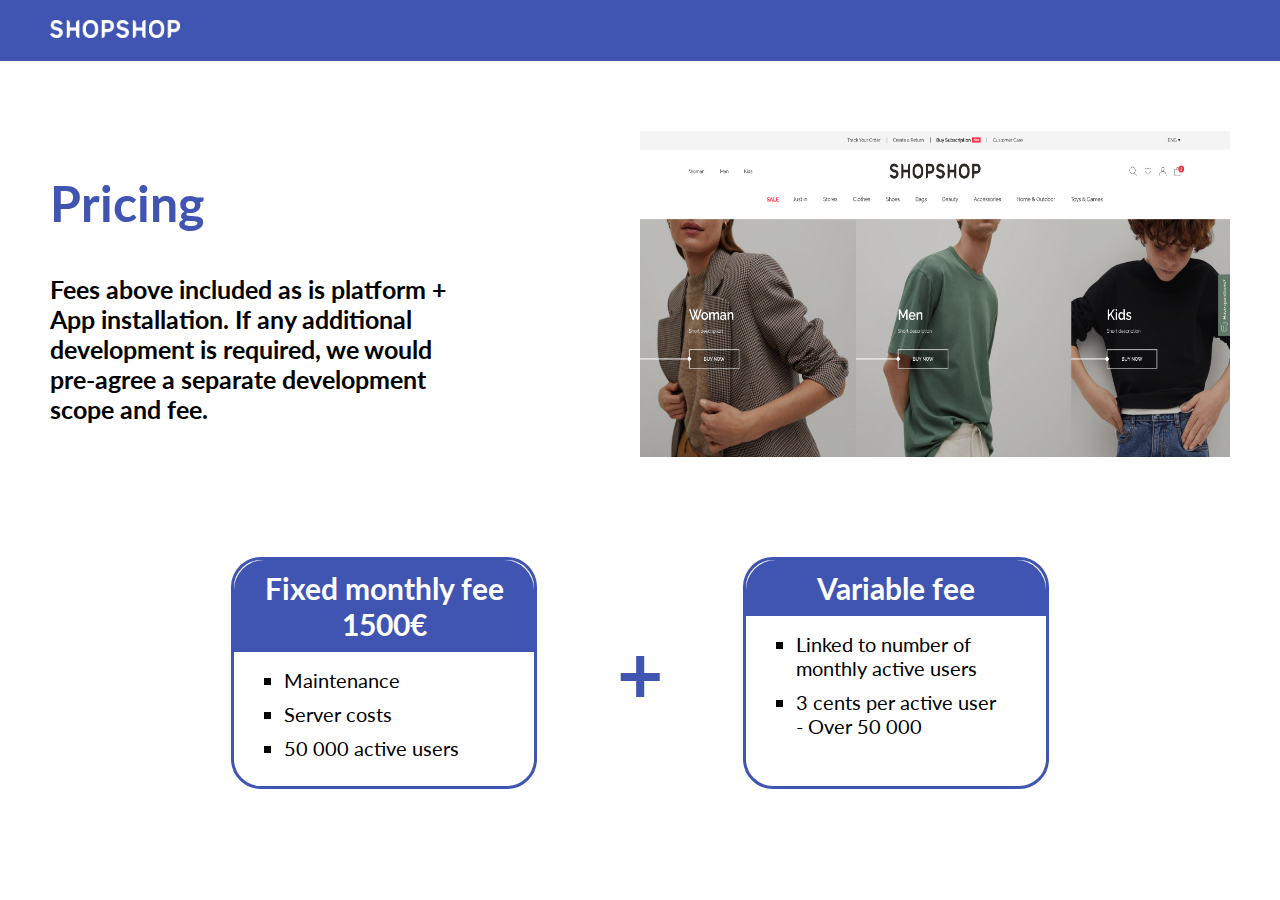
<file: pricing.html>
<!DOCTYPE html>
<html lang="en">
  <head>
    <meta charset="UTF-8" />
    <meta name="viewport" content="width=device-width, initial-scale=1.0" />
    <link rel="stylesheet" href="css/special.css" />
    <title>Platform - Pricing</title>
  </head>
  <body>
    <style>
      @import url("https://fonts.googleapis.com/css2?family=Lato&display=swap");
      body {
        font-family: "Lato", "Helvetica Neue", Helvetica, Arial, sans-serif;
        padding: 0 !important;
        margin: 0 !important;
        /* background-color: #f7f7f7 !important; */
      }
    </style>
    <header class="platform-about-us-header">
      <a href="index.html">
        <img src="images/shopshop-logo-white.png" />
      </a>
    </header>
    <main class="paltform-about-us-main">
      <section class="paltform-about-us-aside">
        <div class="platform-about-us-aside-text-wrapper">
          <h2>Pricing</h2>
          <h4>
            Fees above included as is platform + App installation. If any
            additional development is required, we would pre-agree a separate
            development scope and fee.
          </h4>
        </div>
        <div class="paltform-about-us-aside-image-wrapper pricing-image-wrapper">
          <!-- <img src="https://cdn-icons-png.flaticon.com/512/1728/1728450.png" alt="pricing" /> -->
          <img src="images/Image N1.PNG" alt="pricing" />
        </div>
      </section>
      <section class="plans-wrapper">
        <div class="fixed-fee-wrapper">
            <h3>
                Fixed monthly fee 1500€
            </h3>
            <ul>
                <li>Maintenance</li>
                <li>Server costs</li>
                <li>50 000 active users</li>
            </ul>
        </div>
        <span class="plus-wrapper">
          +
        </span>
        <div class="variable-fee-wrapper">
            <h3>
                Variable fee
            </h3>
            <ul>
                <li>Linked to number of monthly active users</li>
                <li>3 cents per active user - Over 50 000</li>
            </ul>
        </div>
      </section>
    </main>

    <script src="https://static.elfsight.com/platform/platform.js" data-use-service-core defer></script>
    <div class="elfsight-app-d4953861-1c91-47e3-b308-c9cb2e28b23f"></div>
  </body>
</html>
</file>
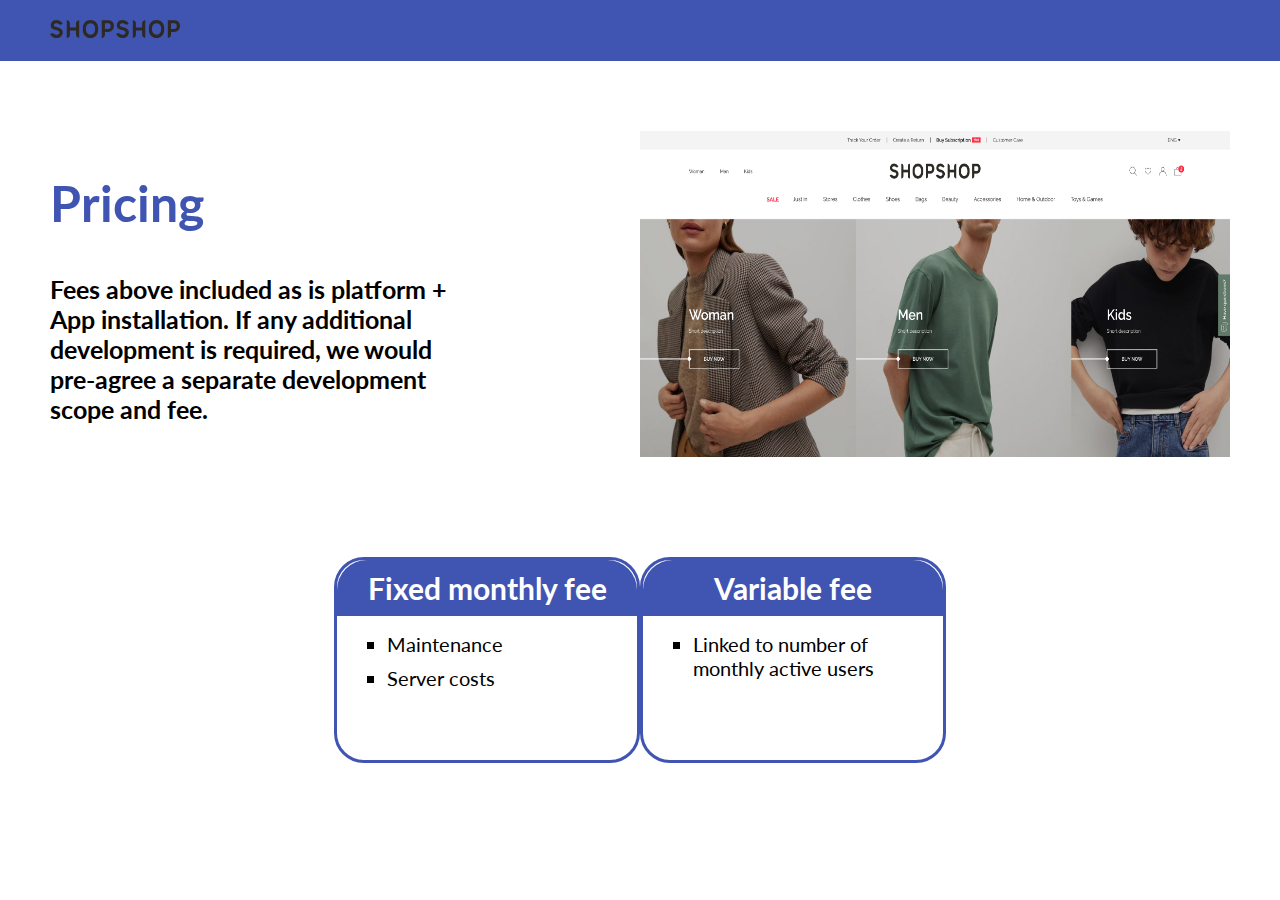
<file: platform/pricing.html>
<!DOCTYPE html>
<html lang="en">
  <head>
    <meta charset="UTF-8" />
    <meta name="viewport" content="width=device-width, initial-scale=1.0" />
    <link rel="stylesheet" href="/css/special.css" />
    <title>Platform - Pricing</title>
  </head>
  <body>
    <style>
      @import url("https://fonts.googleapis.com/css2?family=Lato&display=swap");
      body {
        font-family: "Lato", "Helvetica Neue", Helvetica, Arial, sans-serif;
        padding: 0 !important;
        margin: 0 !important;
        /* background-color: #f7f7f7 !important; */
      }
    </style>
    <header class="platform-about-us-header">
      <a href="/">
        <img src="/images/shopshop.svg" />
      </a>
    </header>
    <main class="paltform-about-us-main">
      <section class="paltform-about-us-aside">
        <div class="platform-about-us-aside-text-wrapper">
          <h2>Pricing</h2>
          <h4>
            Fees above included as is platform + App installation. If any
            additional development is required, we would pre-agree a separate
            development scope and fee.
          </h4>
        </div>
        <div class="paltform-about-us-aside-image-wrapper pricing-image-wrapper">
          <!-- <img src="https://cdn-icons-png.flaticon.com/512/1728/1728450.png" alt="pricing" /> -->
          <img src="/images/Image N1.PNG" alt="pricing" />
        </div>
      </section>
      <section class="plans-wrapper">
        <div class="fixed-fee-wrapper">
            <h3>
                Fixed monthly fee
            </h3>
            <ul>
                <li>Maintenance</li>
                <li>Server costs</li>
            </ul>
        </div>
        <div class="variable-fee-wrapper">
            <h3>
                Variable fee
            </h3>
            <ul>
                <li>Linked to number of monthly active users</li>
            </ul>
        </div>
      </section>
    </main>
  </body>
</html>
</file>
<file: css/special.css>
.elementor-icon-box-icon {
    display: none !important;
}

.elementor-7820 .elementor-element.elementor-element-030807e .elementor-icon {
    font-size: 50px !important;
}

.elementor-icon i, .elementor-icon svg {
    width: 1em !important;
    height: 1em !important;
    position: relative !important;
    display: block !important;
}

.elementor-icon-box-icon {
    max-width: 40px !important;
    height: 40px !important;
}

.elementor-widget-wrap {
    width: 100% !important;
}

.elementor-widget-thhf-navigation-menu {
    width: 100% !important;
    display: flex !important;
    flex-direction: row !important;
    justify-content: flex-end !important;
    flex-wrap: wrap !important;
}

.hfe-nav-menu-layout {
    display: flex !important;
    flex-direction: row !important;
    align-items: center !important;
}

.hfe-menu-cart__toggle {
    display: none !important;
}

#menu-item-10980 {
    display: none !important;
}

#menu-item-12764 {
    display: none !important;
}

.sub-menu {
    display: none !important;
}

.BeaconFabButtonFrame {
    display: none !important;
}

.hfe-nav-menu-icon {
    display: none !important;
}

/* Mobile menu */
.special-mobile-menu {
    display: none !important;
}


/** ABOUT US PAGE **/
.platform-about-us-header {
    display: flex;
    justify-content: flex-start;
    align-items: flex-start;
    background-color: #4054B2 !important;
    padding: 20px 50px !important;
    margin-bottom: 50px;
}

.platform-about-us-header > a > img {
    max-width: 130px;
}

.paltform-about-us-main {
    display: flex;
    flex-direction: column;
    padding: 20px 50px !important;
    justify-content: space-between;
    flex-wrap: wrap !important;
}

.paltform-about-us-main > section {
    width: 100% !important;
}

.platform-abour-us-bside-box {
    display: flex;
    justify-content: flex-end;
    margin-bottom: 50px;
}

.platform-abour-us-bside-box > img {
    max-width: 80px;
    max-height: 80px;
    margin-right: 20px;
}

.platform-about-us-text-wrapper > h3 {
    margin: 0 !important;
    color: #4054B2;
}

.platform-about-us-text-wrapper > h4 {
    max-width: 70% !important;
}

.paltform-about-us-bside {
    display: flex;
    justify-content: space-between;
    flex-wrap: wrap;
    margin-top: 50px;
}

.paltform-about-us-bside > div {
    width: 30% !important;
    min-width: 30% !important;
}

.paltform-about-us-aside {
    display: flex;
    margin-bottom: 50px !important;
}

.paltform-about-us-aside > div {
    width: 50% !important;
}

.paltform-about-us-aside > div > img {
    max-width: 100% !important;
}

.paltform-about-us-aside > div > h4 {
    max-width: 70% !important;
    font-size: 25px !important;
}

.paltform-about-us-aside > div > h2 {
    font-size: 50px;
    color: #4054B2;
}

/** Pricing page **/
.pricing-image-wrapper {
    display: flex;
    justify-content: center;
}

.pricing-image-wrapper > img {
    max-width: 100% !important;
}

.plans-wrapper {
    margin-top: 50px;
    margin-bottom: 50px;
    display: flex;
    justify-content: center;
    flex-wrap: wrap;
}

.plans-wrapper > div {
    border: 3px solid #4054B2;
    border-radius: 30px;
    min-height: 200px;
    width: 300px;
    display: flex;
    flex-direction: column;
    align-items: center;
} 

.plans-wrapper > div:hover {
    transition: .5s;
    border: 3px solid #4054B2;
}

.plans-wrapper > div > h3 {
    font-size: 30px;
    margin: 0 !important;
    width: 100%;
    text-align: center;
    background-color: #4054B2;
    border-radius: 30px 30px 0px 0px;
    padding: 10px 0px;
    color: white;
}

.plans-wrapper > div > ul {
    box-sizing: border-box;
    width: 100% !important;
    padding: 0px 50px;
    list-style-type: square;
}

.plans-wrapper > div > ul > li {
    font-size: 20px;
    margin-bottom: 10px;
}

.plus-wrapper {
    font-size: 80px;
    display: flex;
    align-items: center;
    font-weight: bold;
    color: #4054B2;
    margin: 0px 80px;
}

/* .fixed-fee-wrapper {
    margin-right: 150px;
} */

.FloatingButton__FloatingButtonContainer-sc-q5md4t-0 {
    margin-bottom: 80px !important;
}

.Window__WindowComponent-sc-1wwhwms-2 {
    margin-bottom: 150px !important;
}

@media (max-width: 1024px) {
    .paltform-about-us-main {
        flex-direction: column !important;
    }

    .paltform-about-us-main > section {
        width: 100% !important;
    }

    .paltform-about-us-aside > h2 {
        font-size: 30px;
        margin-top: 20px;
    }

    .paltform-about-us-aside {
        margin-bottom: 50px;
    }

    .paltform-about-us-bside > div {
        width: 100% !important;
        min-width: 100% !important;
    }

    .paltform-about-us-aside > div > h4 {
        font-size: 20px !important;
    }

    .paltform-about-us-aside > div > h2 {
        margin:  0 !important;
    }
}

@media (max-width: 776px) {
    .paltform-about-us-aside-image-wrapper{
        display: none !important;
    }

    .paltform-about-us-aside > div {
        max-width: 100% !important; 
        width: 100% !important;
    }

    .paltform-about-us-aside > div > h4 {
        max-width: 100% !important;
    }

    /* .fixed-fee-wrapper {
        margin-right: 0px !important;
        margin-bottom: 100px;
    } */

    .plans-wrapper {
        flex-direction: column;
        align-items: center;
        margin-bottom: 200px !important;
    }

    .plus-wrapper {
        margin: 80px 0px !important;
    }

}

@media (max-width: 576px) {
    .hfe-menu-item {
        display: none !important;
    }

    .hfe-nav-menu-icon {
        display: block !important;
    }

    .special-mobile-menu {
        position: fixed;
        height: 100vh !important;
        min-width: 100% !important;
        display: none !important;
        justify-content: center !important;
        left: 0 !important;
        top: 40px !important;
        right: 0px !important;
        background-color: white !important;
        z-index: 10;
    }
    
    .special-mobile-menu-active {
        display: flex !important;
    }
    
    .special-mobile-menu > ul {
        display: flex !important;
        flex-direction: column !important;
        list-style-type: none !important;
        text-align: center !important;
        background-color: white !important;
        padding: 40px 10px !important;
    }
    
    .special-mobile-menu > ul > a > li {
        margin: 15px 0px;
        font-size: 16px;
    }

    .shopshop-logo-white {
        display: none !important;
    }

    .platform-abour-us-bside-box > img {
        display: none;
    }

    .paltform-about-us-aside > h4 {
        max-width: 100% !important;
    }

    .platform-about-us-text-wrapper > h4 {
        max-width: 100% !important;
    }

    .plans-wrapper > div {
        width: 100% !important;
    }
}
</file>
